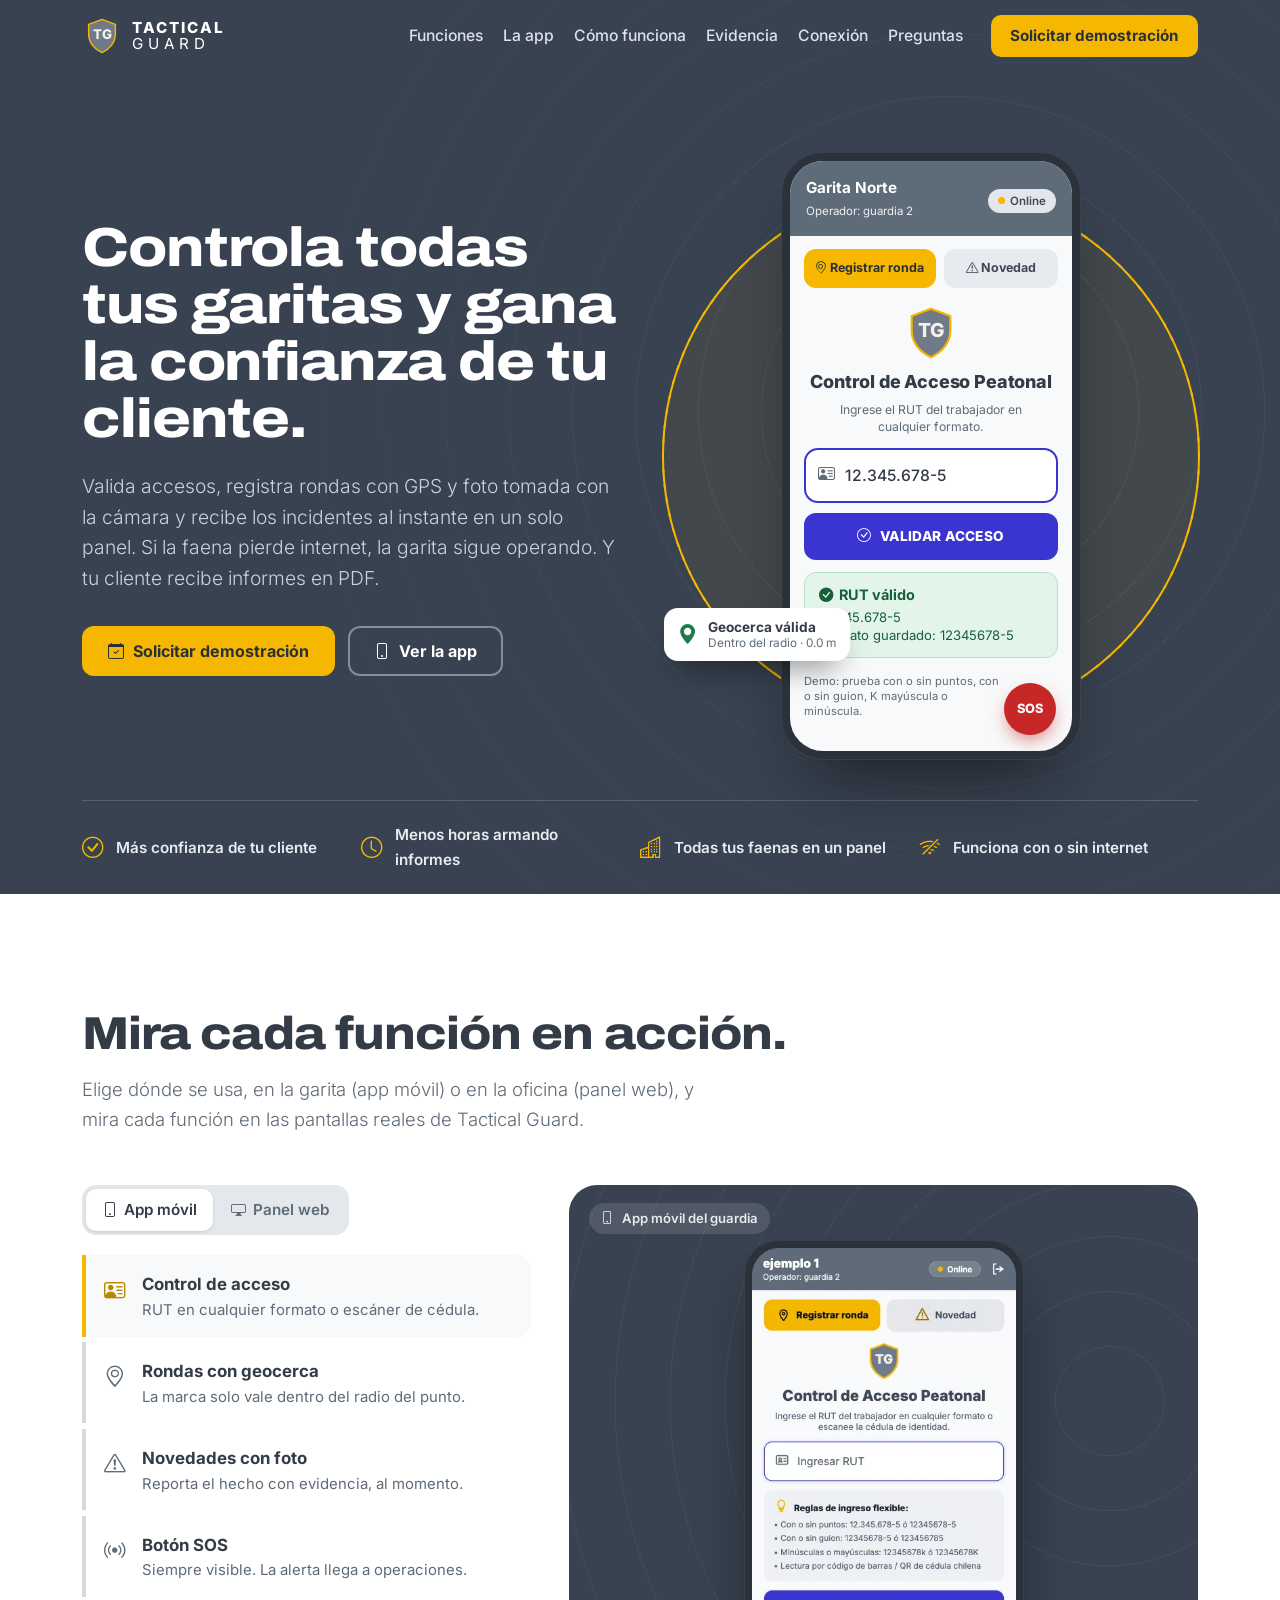
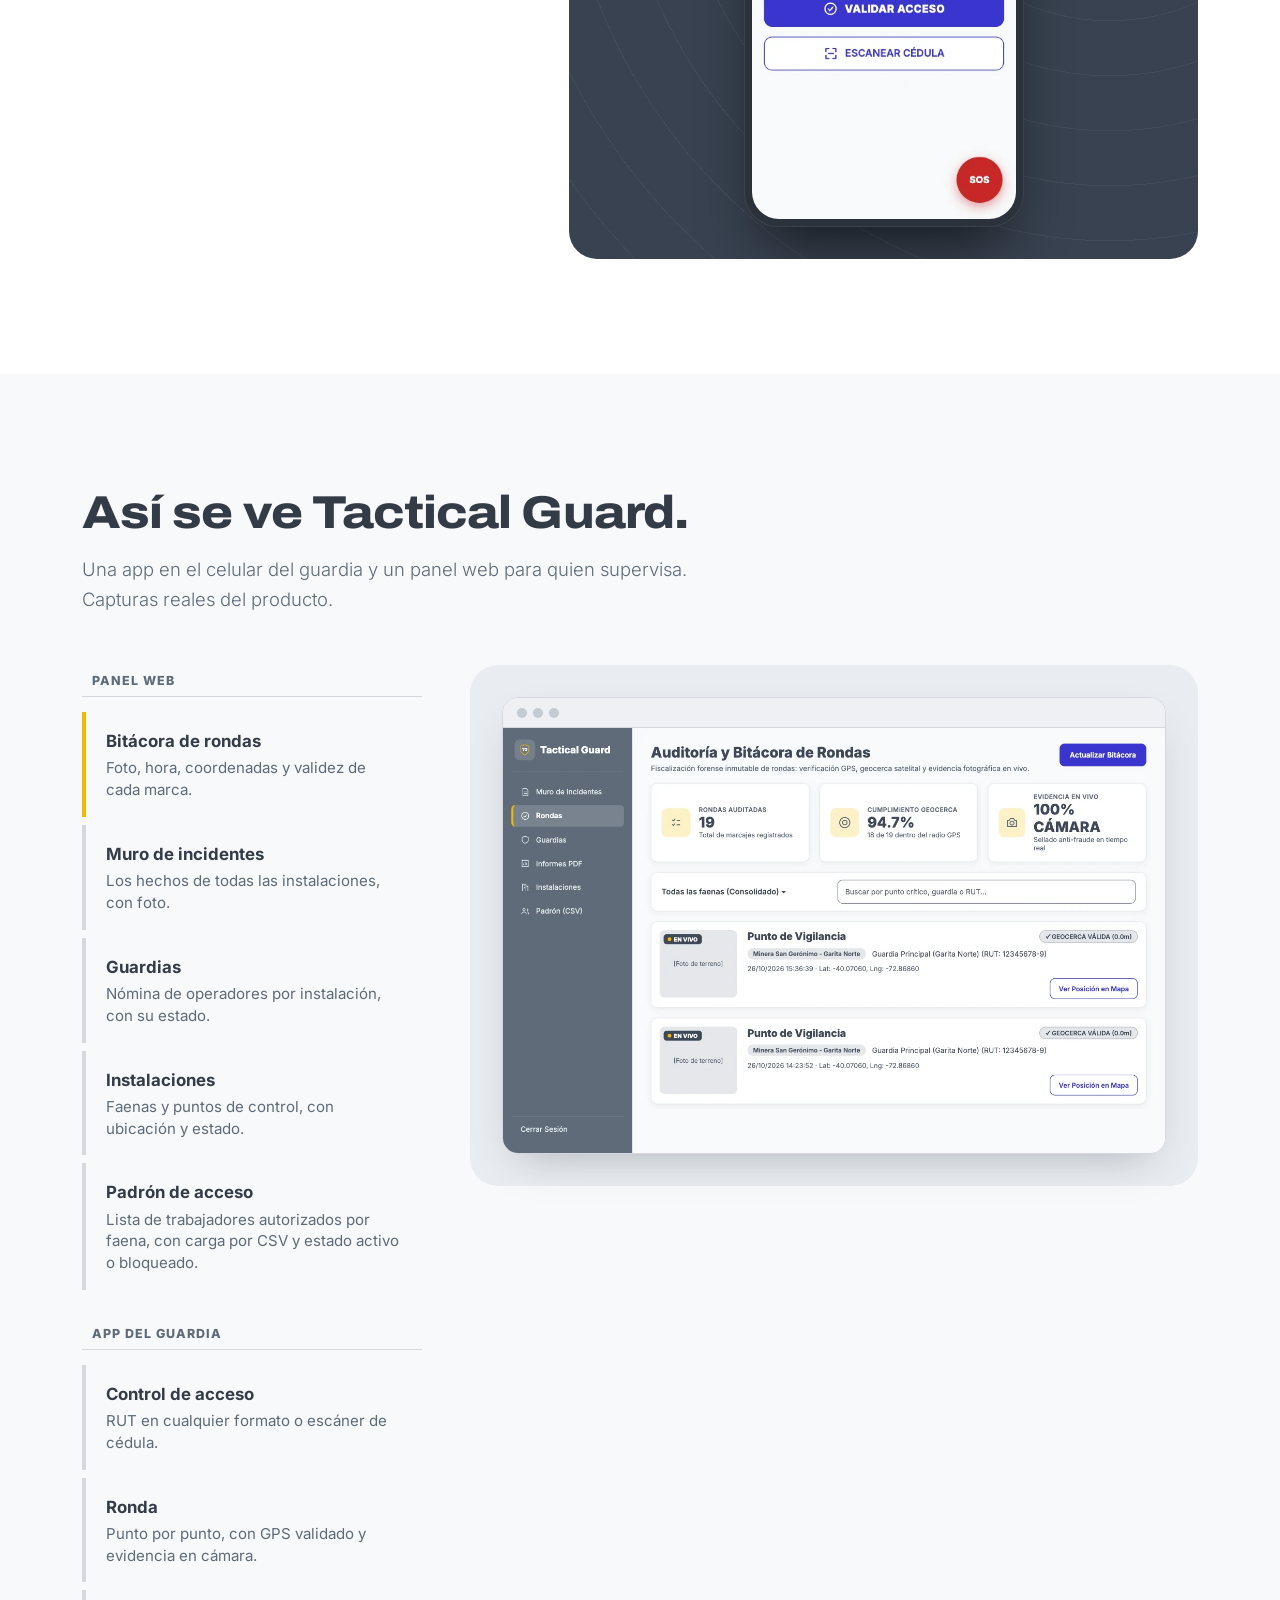
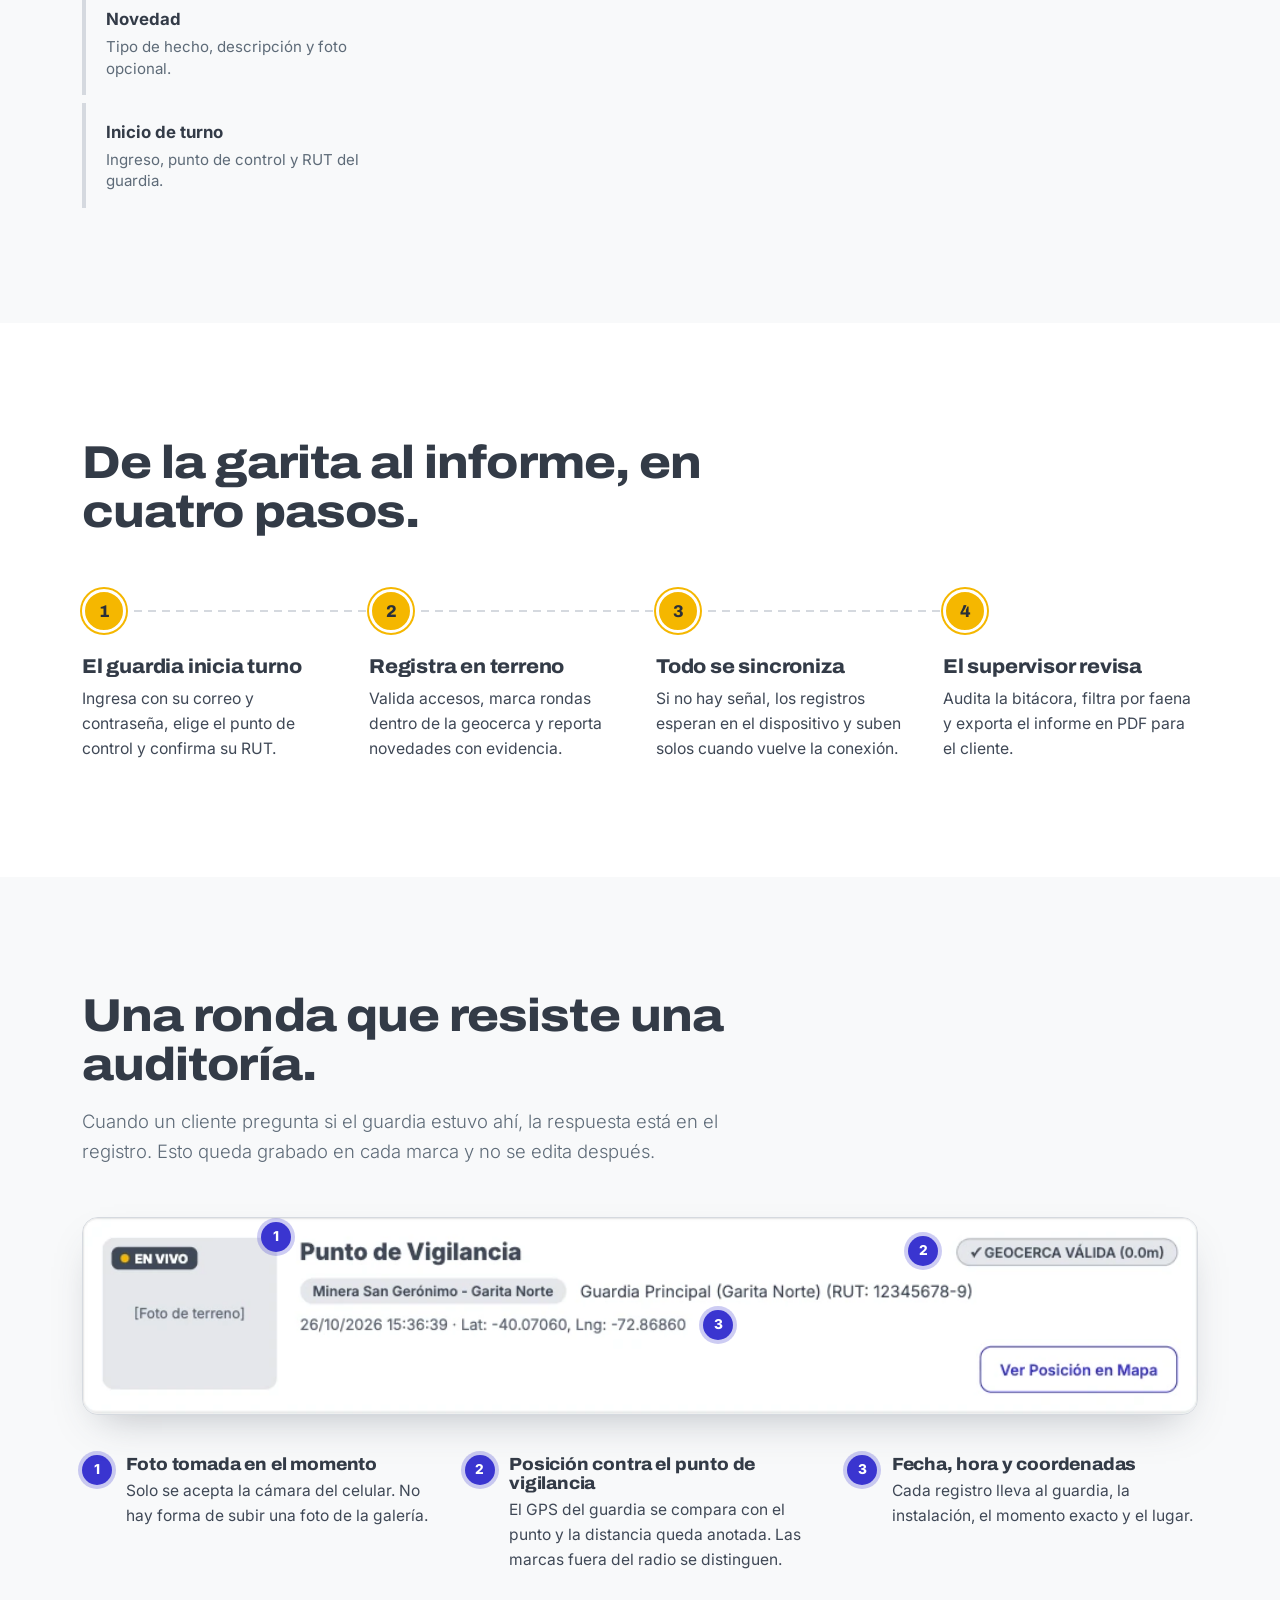
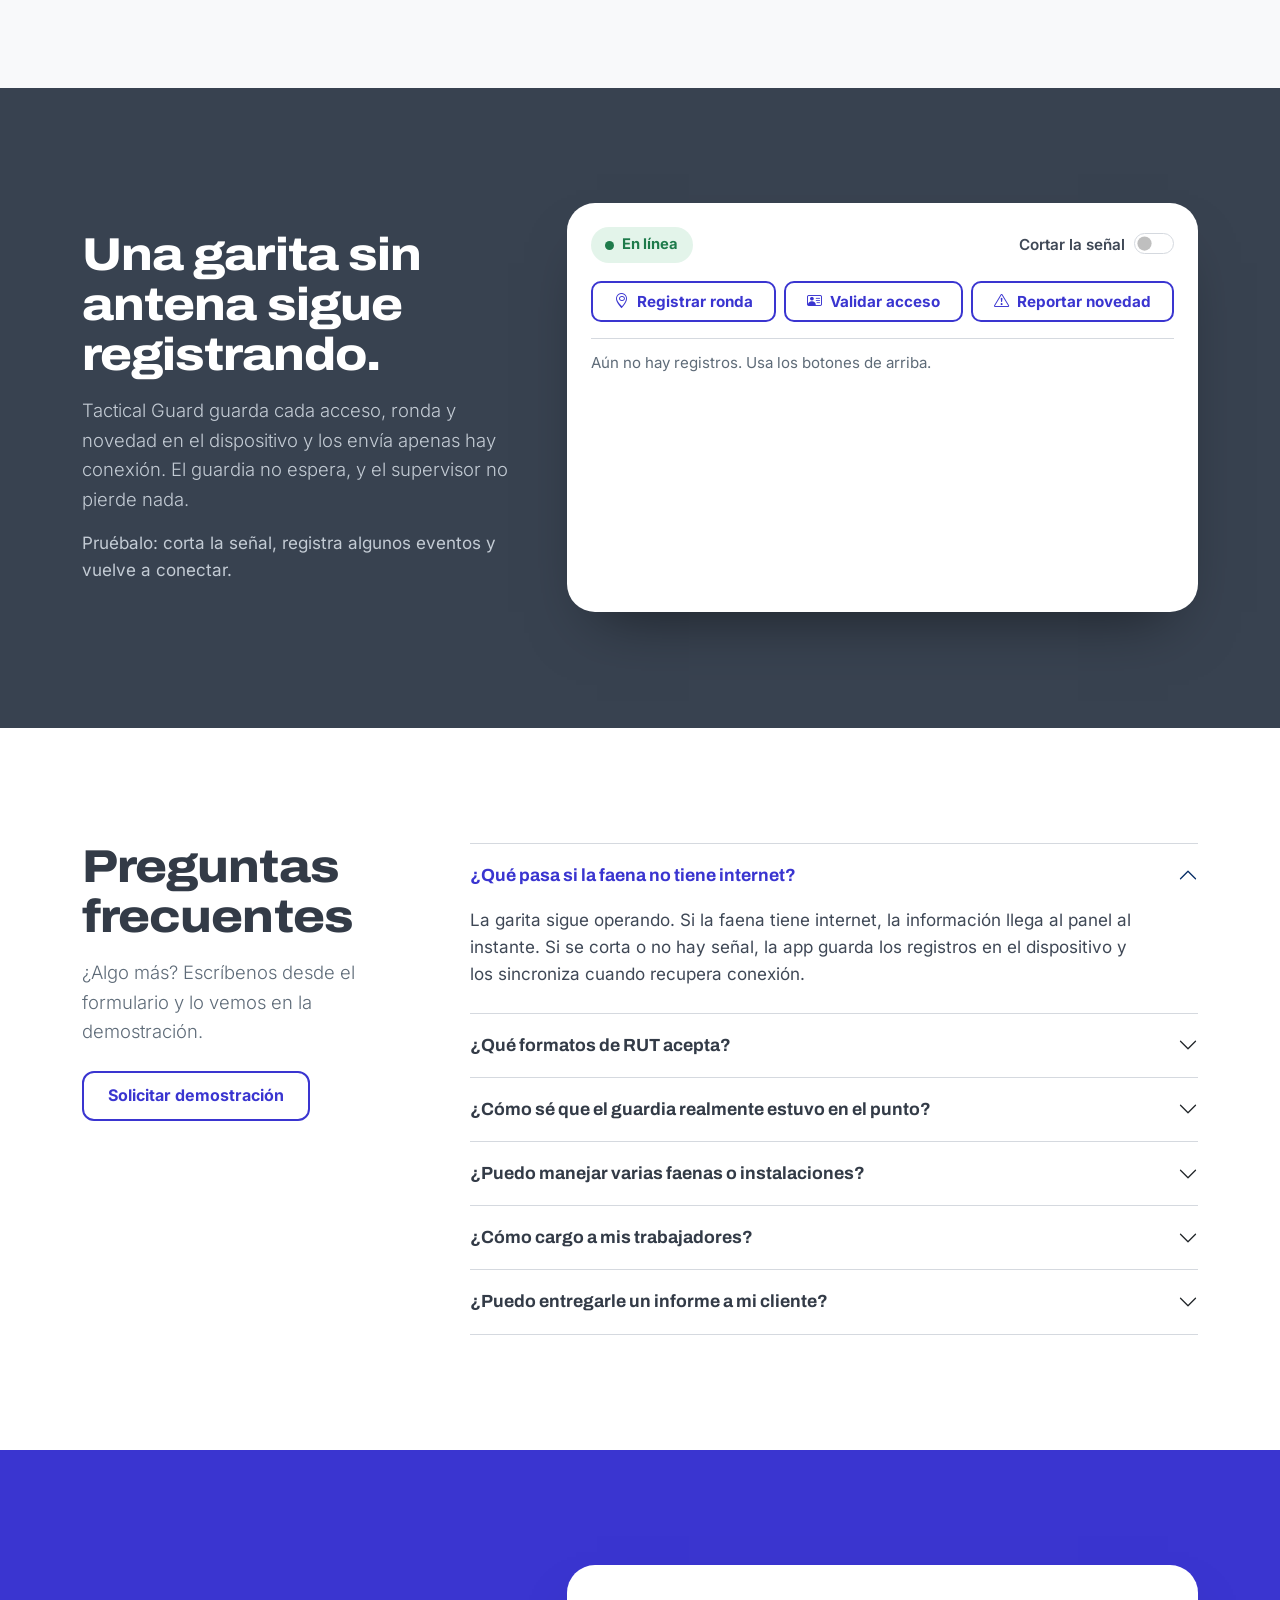
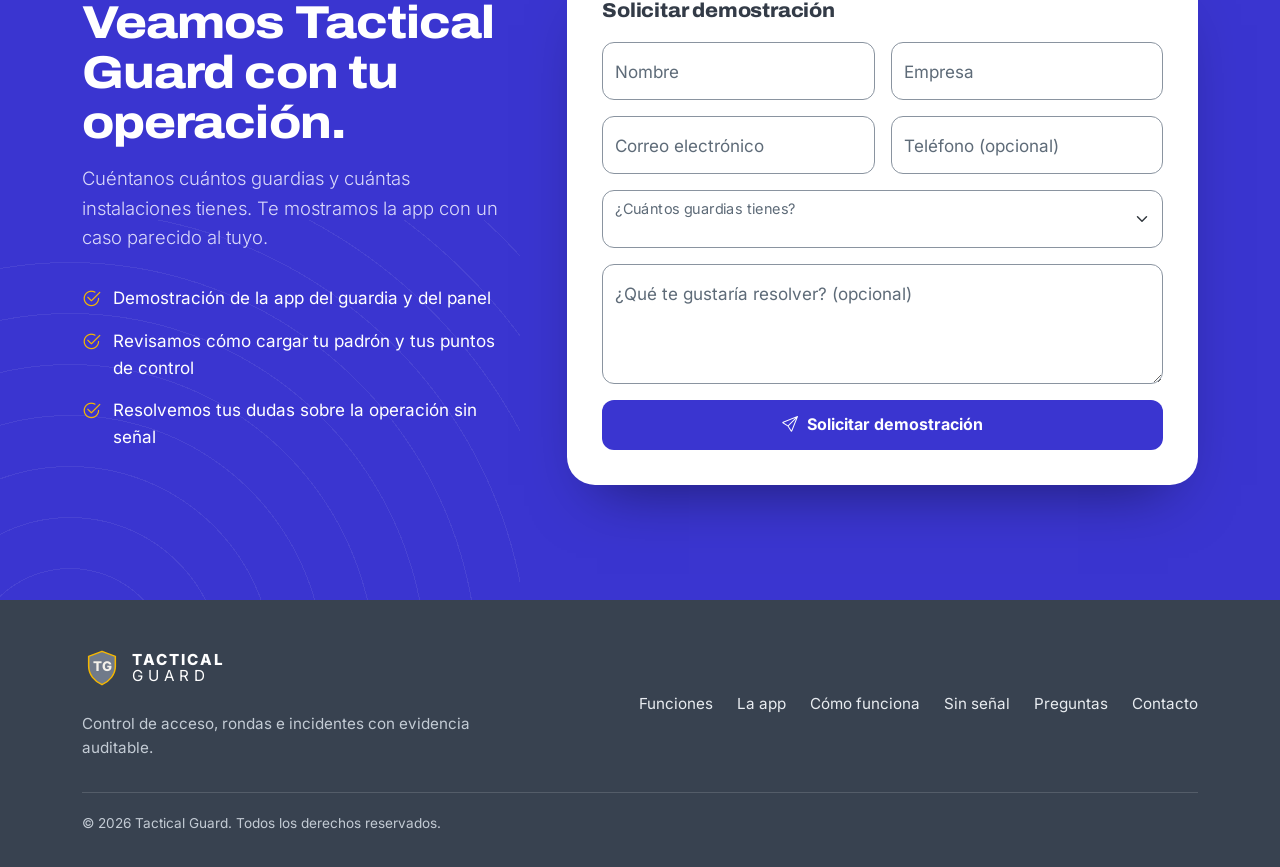
<file: index.html>
<!doctype html>
<html lang="es-CL">
<head>
  <meta charset="utf-8">
  <meta name="viewport" content="width=device-width, initial-scale=1">
  <title>Tactical Guard | Control de guardias con evidencia auditable</title>
  <meta name="description" content="Tactical Guard registra control de acceso, rondas con GPS e incidentes de tus guardias, incluso sin señal. Panel para supervisar y exportar informes en PDF.">
  <meta name="theme-color" content="#384250">
  <meta property="og:title" content="Tactical Guard | Control de guardias con evidencia auditable">
  <meta property="og:description" content="Control de acceso, rondas con geocerca e incidentes. Funciona sin señal.">
  <meta property="og:type" content="website">
  <meta property="og:locale" content="es_CL">
  <link rel="icon" type="image/svg+xml" href="assets/logo/tg-shield.svg">

  <link rel="preload" href="assets/fonts/archivo-latin-wdth.woff2" as="font" type="font/woff2" crossorigin>
  <link rel="preload" href="assets/fonts/inter-latin-wght.woff2" as="font" type="font/woff2" crossorigin>
  <link rel="stylesheet" href="vendor/bootstrap/bootstrap.min.css">
  <link rel="stylesheet" href="vendor/bootstrap-icons/bootstrap-icons.min.css">
  <link rel="stylesheet" href="css/main.css">
</head>
<body>
  <a class="skip-link" href="#contenido">Saltar al contenido</a>

  <!-- Cada bloque vive en /partials y js/include.js lo inserta en orden -->
  <div data-include="partials/navbar.html"></div>
  <main id="contenido" tabindex="-1">
    <div data-include="partials/hero.html"></div>
    <div data-include="partials/features.html"></div>
    <div data-include="partials/showcase.html"></div>
    <div data-include="partials/how.html"></div>
    <div data-include="partials/evidence.html"></div>
    <div data-include="partials/offline.html"></div>
    <div data-include="partials/faq.html"></div>
    <div data-include="partials/contact.html"></div>
  </main>
  <div data-include="partials/footer.html"></div>

  <noscript><p style="padding:2rem;text-align:center">Esta página necesita JavaScript activado para cargar su contenido.</p></noscript>

  <script src="vendor/bootstrap/bootstrap.bundle.min.js"></script>
  <script src="js/config.js"></script>
  <script src="js/include.js"></script>
  <script src="js/modules/nav.js"></script>
  <script src="js/modules/features.js"></script>
  <script src="js/modules/rut-demo.js"></script>
  <script src="js/modules/offline-demo.js"></script>
  <script src="js/modules/contact-form.js"></script>
  <script src="js/main.js"></script>
</body>
</html>
</file>
<file: css/main.css>
/* Tactical Guard · landing
   Punto de entrada: importa tokens, base, componentes y secciones (en ese orden). */
@import url("base/tokens.css");
@import url("base/fonts.css");
@import url("base/base.css");

@import url("components/buttons.css");
@import url("components/navbar.css");
@import url("components/phone.css");
@import url("components/frames.css");
@import url("components/chips.css");
@import url("components/faq.css");
@import url("components/form.css");

@import url("sections/hero.css");
@import url("sections/features.css");
@import url("sections/showcase.css");
@import url("sections/how.css");
@import url("sections/evidence.css");
@import url("sections/offline.css");
@import url("sections/faq-section.css");
@import url("sections/contact.css");
@import url("sections/footer.css");
</file>
